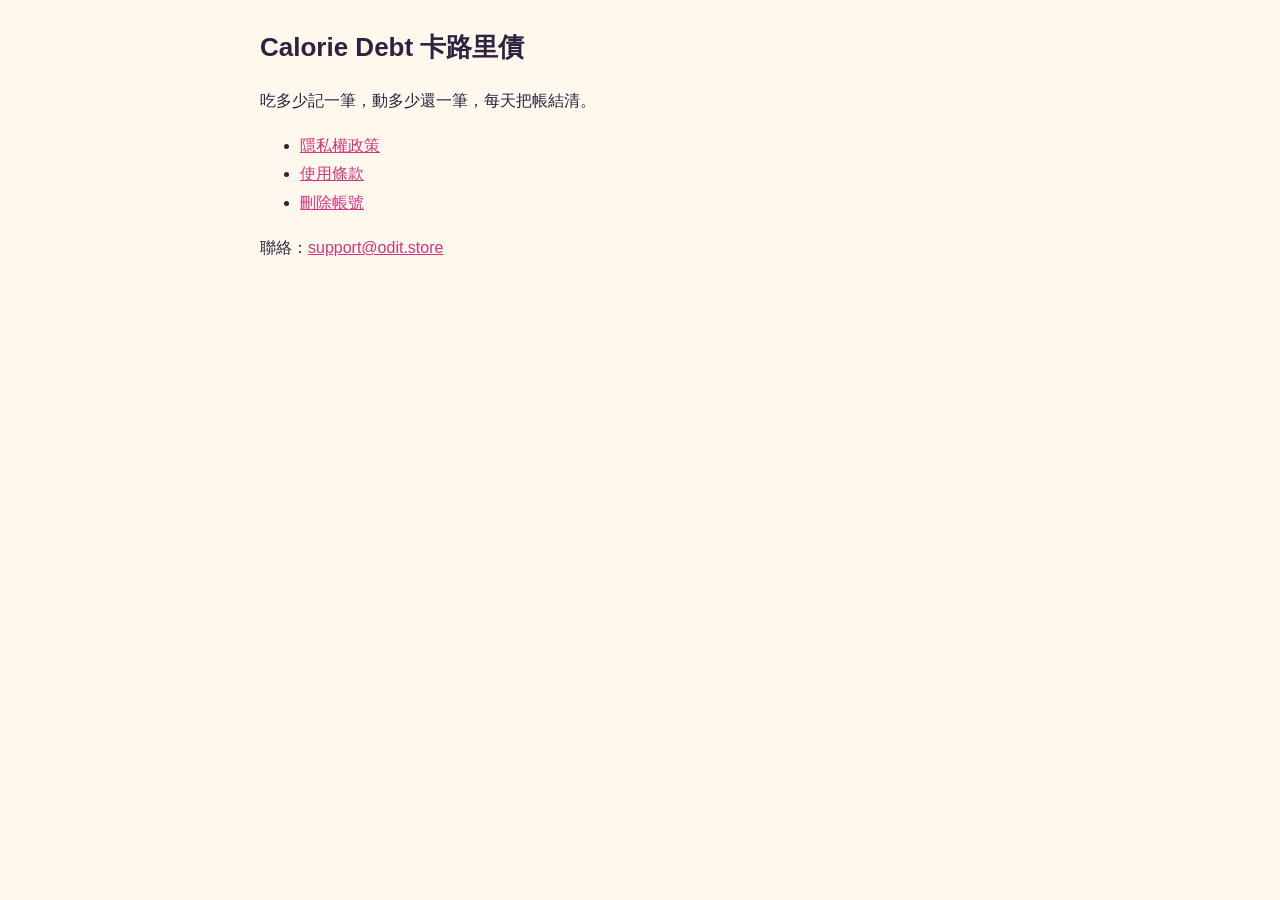
<file: index.html>
<!doctype html><html lang="zh-Hant-TW"><head><meta charset="utf-8"><meta name="viewport" content="width=device-width,initial-scale=1"><title>Calorie Debt 卡路里債</title><link rel="stylesheet" href="_style.css"></head><body>
<h1>Calorie Debt 卡路里債</h1><p>吃多少記一筆，動多少還一筆，每天把帳結清。</p>
<ul><li><a href="privacy.html">隱私權政策</a></li><li><a href="terms.html">使用條款</a></li><li><a href="delete-account.html">刪除帳號</a></li></ul>
<p>聯絡：<a href="mailto:support@odit.store">support@odit.store</a></p></body></html>
</file>
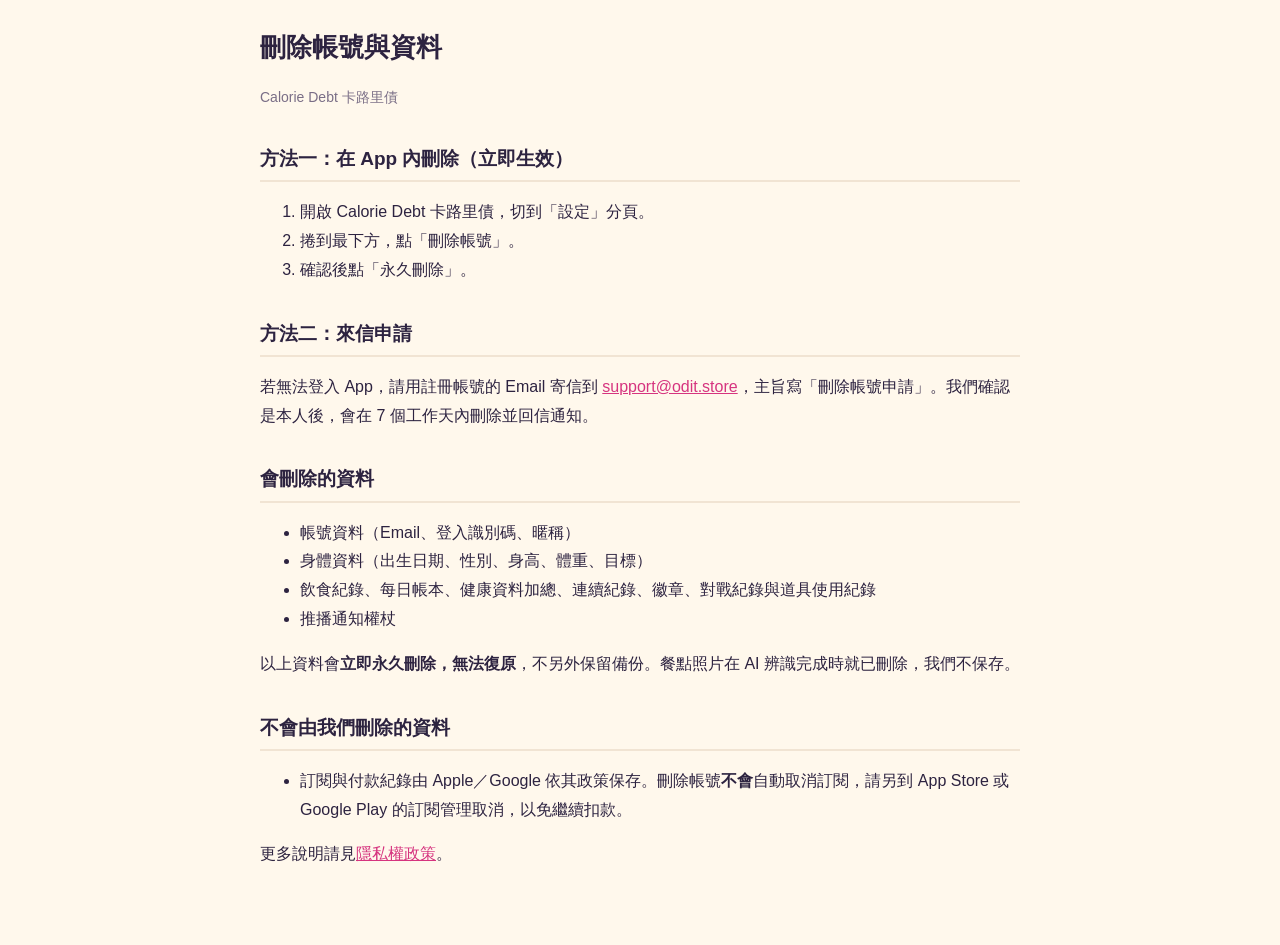
<file: delete-account.html>
<!doctype html><html lang="zh-Hant-TW"><head><meta charset="utf-8"><meta name="viewport" content="width=device-width,initial-scale=1"><title>刪除帳號｜Calorie Debt 卡路里債</title><link rel="stylesheet" href="_style.css"></head><body>
<h1>刪除帳號與資料</h1>
<p class="meta">Calorie Debt 卡路里債</p>

<h2>方法一：在 App 內刪除（立即生效）</h2>
<ol>
<li>開啟 Calorie Debt 卡路里債，切到「設定」分頁。</li>
<li>捲到最下方，點「刪除帳號」。</li>
<li>確認後點「永久刪除」。</li>
</ol>

<h2>方法二：來信申請</h2>
<p>若無法登入 App，請用註冊帳號的 Email 寄信到 <a href="mailto:support@odit.store?subject=刪除帳號申請">support@odit.store</a>，主旨寫「刪除帳號申請」。我們確認是本人後，會在 7 個工作天內刪除並回信通知。</p>

<h2>會刪除的資料</h2>
<ul>
<li>帳號資料（Email、登入識別碼、暱稱）</li>
<li>身體資料（出生日期、性別、身高、體重、目標）</li>
<li>飲食紀錄、每日帳本、健康資料加總、連續紀錄、徽章、對戰紀錄與道具使用紀錄</li>
<li>推播通知權杖</li>
</ul>
<p>以上資料會<strong>立即永久刪除，無法復原</strong>，不另外保留備份。餐點照片在 AI 辨識完成時就已刪除，我們不保存。</p>

<h2>不會由我們刪除的資料</h2>
<ul>
<li>訂閱與付款紀錄由 Apple／Google 依其政策保存。刪除帳號<strong>不會</strong>自動取消訂閱，請另到 App Store 或 Google Play 的訂閱管理取消，以免繼續扣款。</li>
</ul>

<p>更多說明請見<a href="privacy.html">隱私權政策</a>。</p>
</body></html>
</file>
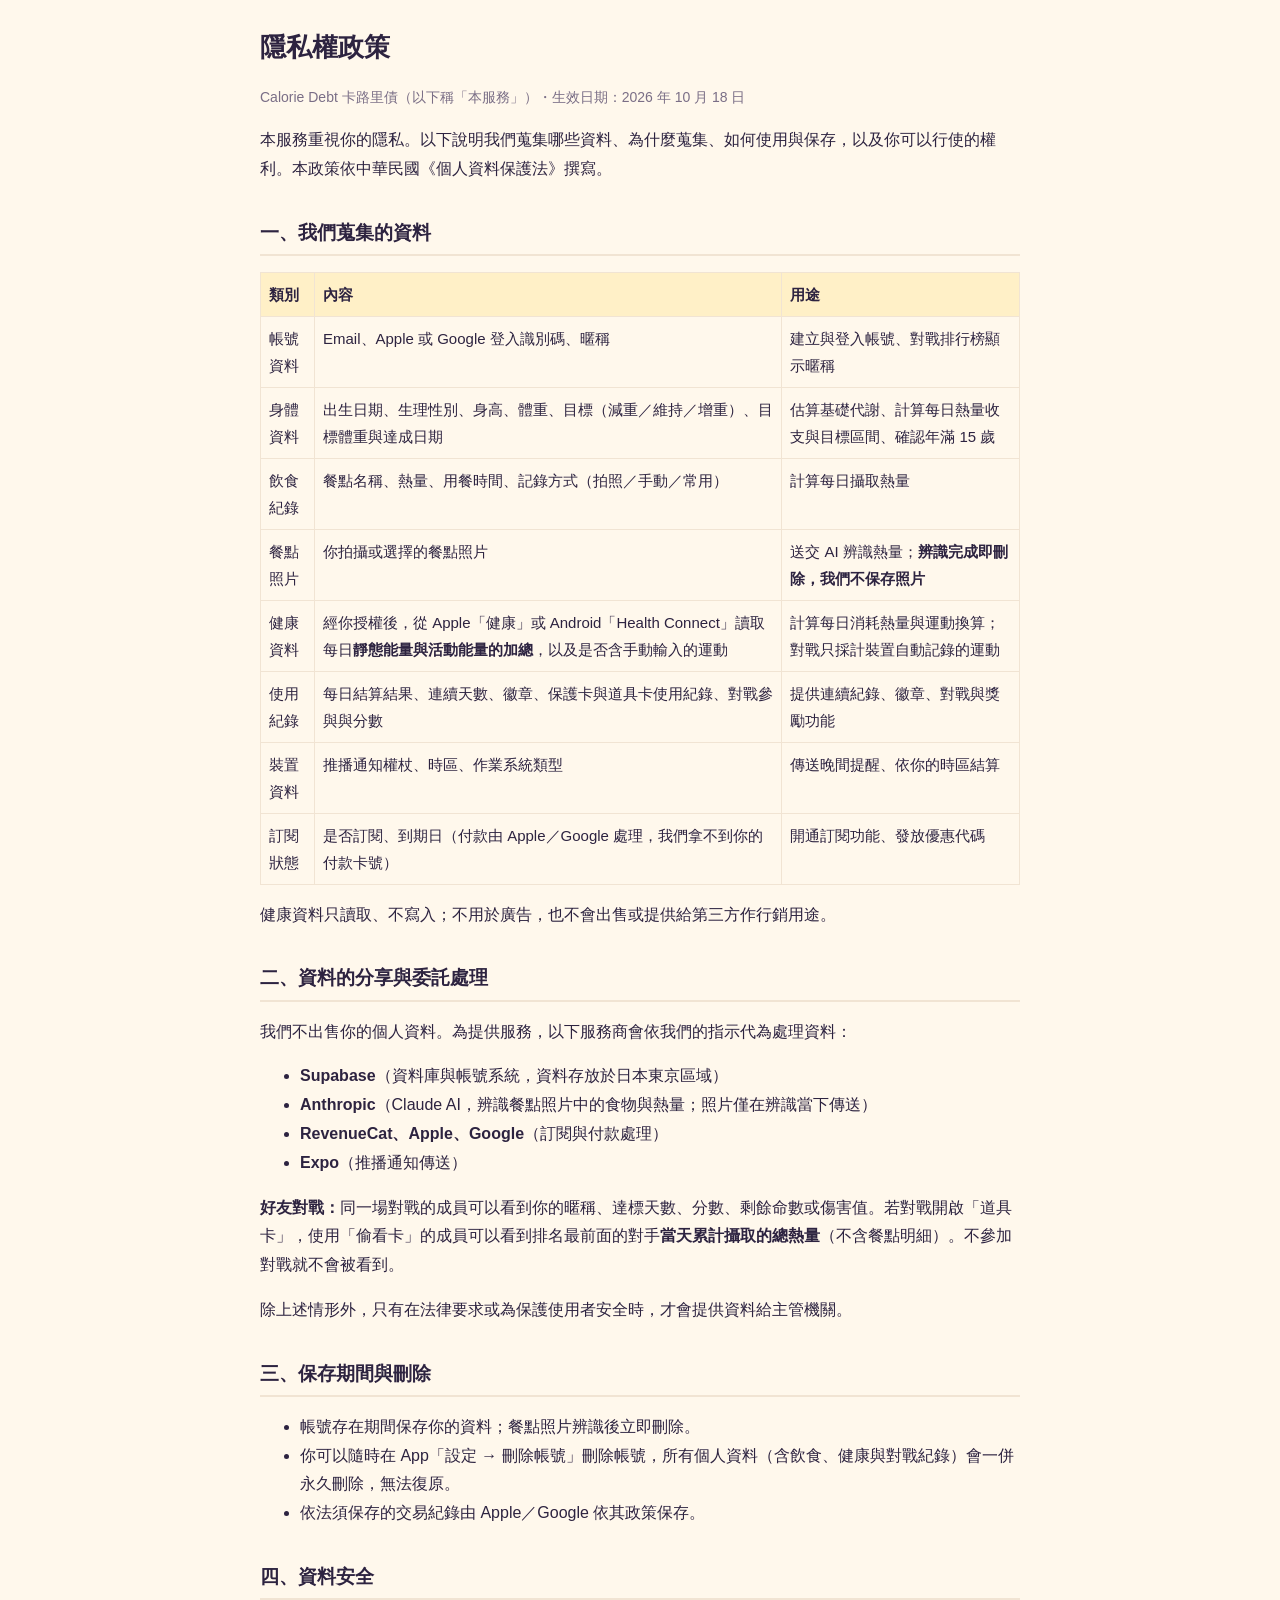
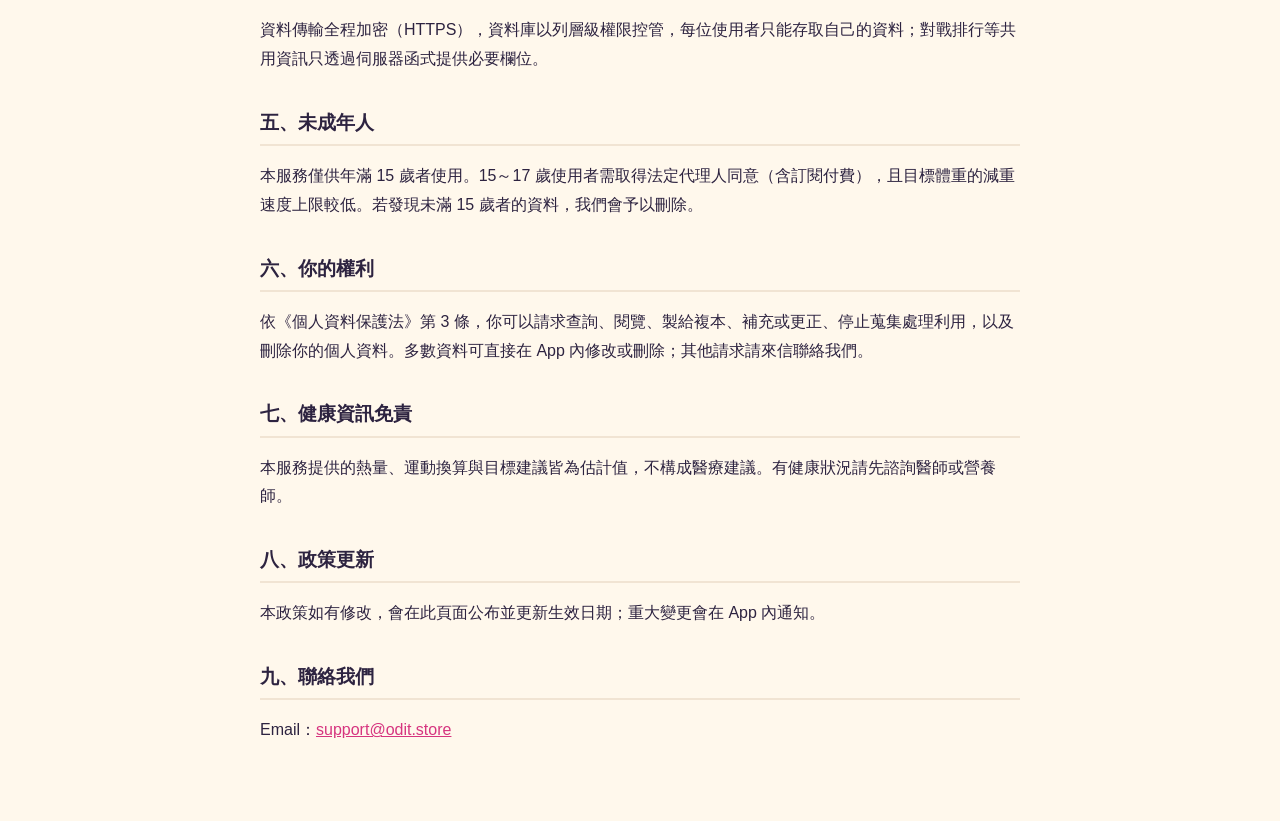
<file: privacy.html>
<!doctype html><html lang="zh-Hant-TW"><head><meta charset="utf-8"><meta name="viewport" content="width=device-width,initial-scale=1"><title>隱私權政策｜Calorie Debt 卡路里債</title><link rel="stylesheet" href="_style.css"></head><body>
<h1>隱私權政策</h1>
<p class="meta">Calorie Debt 卡路里債（以下稱「本服務」）・生效日期：2026 年 10 月 18 日</p>

<p>本服務重視你的隱私。以下說明我們蒐集哪些資料、為什麼蒐集、如何使用與保存，以及你可以行使的權利。本政策依中華民國《個人資料保護法》撰寫。</p>

<h2>一、我們蒐集的資料</h2>
<table>
<tr><th>類別</th><th>內容</th><th>用途</th></tr>
<tr><td>帳號資料</td><td>Email、Apple 或 Google 登入識別碼、暱稱</td><td>建立與登入帳號、對戰排行榜顯示暱稱</td></tr>
<tr><td>身體資料</td><td>出生日期、生理性別、身高、體重、目標（減重／維持／增重）、目標體重與達成日期</td><td>估算基礎代謝、計算每日熱量收支與目標區間、確認年滿 15 歲</td></tr>
<tr><td>飲食紀錄</td><td>餐點名稱、熱量、用餐時間、記錄方式（拍照／手動／常用）</td><td>計算每日攝取熱量</td></tr>
<tr><td>餐點照片</td><td>你拍攝或選擇的餐點照片</td><td>送交 AI 辨識熱量；<strong>辨識完成即刪除，我們不保存照片</strong></td></tr>
<tr><td>健康資料</td><td>經你授權後，從 Apple「健康」或 Android「Health Connect」讀取每日<strong>靜態能量與活動能量的加總</strong>，以及是否含手動輸入的運動</td><td>計算每日消耗熱量與運動換算；對戰只採計裝置自動記錄的運動</td></tr>
<tr><td>使用紀錄</td><td>每日結算結果、連續天數、徽章、保護卡與道具卡使用紀錄、對戰參與與分數</td><td>提供連續紀錄、徽章、對戰與獎勵功能</td></tr>
<tr><td>裝置資料</td><td>推播通知權杖、時區、作業系統類型</td><td>傳送晚間提醒、依你的時區結算</td></tr>
<tr><td>訂閱狀態</td><td>是否訂閱、到期日（付款由 Apple／Google 處理，我們拿不到你的付款卡號）</td><td>開通訂閱功能、發放優惠代碼</td></tr>
</table>
<p>健康資料只讀取、不寫入；不用於廣告，也不會出售或提供給第三方作行銷用途。</p>

<h2>二、資料的分享與委託處理</h2>
<p>我們不出售你的個人資料。為提供服務，以下服務商會依我們的指示代為處理資料：</p>
<ul>
<li><strong>Supabase</strong>（資料庫與帳號系統，資料存放於日本東京區域）</li>
<li><strong>Anthropic</strong>（Claude AI，辨識餐點照片中的食物與熱量；照片僅在辨識當下傳送）</li>
<li><strong>RevenueCat、Apple、Google</strong>（訂閱與付款處理）</li>
<li><strong>Expo</strong>（推播通知傳送）</li>
</ul>
<p><strong>好友對戰：</strong>同一場對戰的成員可以看到你的暱稱、達標天數、分數、剩餘命數或傷害值。若對戰開啟「道具卡」，使用「偷看卡」的成員可以看到排名最前面的對手<strong>當天累計攝取的總熱量</strong>（不含餐點明細）。不參加對戰就不會被看到。</p>
<p>除上述情形外，只有在法律要求或為保護使用者安全時，才會提供資料給主管機關。</p>

<h2>三、保存期間與刪除</h2>
<ul>
<li>帳號存在期間保存你的資料；餐點照片辨識後立即刪除。</li>
<li>你可以隨時在 App「設定 → 刪除帳號」刪除帳號，所有個人資料（含飲食、健康與對戰紀錄）會一併永久刪除，無法復原。</li>
<li>依法須保存的交易紀錄由 Apple／Google 依其政策保存。</li>
</ul>

<h2>四、資料安全</h2>
<p>資料傳輸全程加密（HTTPS），資料庫以列層級權限控管，每位使用者只能存取自己的資料；對戰排行等共用資訊只透過伺服器函式提供必要欄位。</p>

<h2>五、未成年人</h2>
<p>本服務僅供年滿 15 歲者使用。15～17 歲使用者需取得法定代理人同意（含訂閱付費），且目標體重的減重速度上限較低。若發現未滿 15 歲者的資料，我們會予以刪除。</p>

<h2>六、你的權利</h2>
<p>依《個人資料保護法》第 3 條，你可以請求查詢、閱覽、製給複本、補充或更正、停止蒐集處理利用，以及刪除你的個人資料。多數資料可直接在 App 內修改或刪除；其他請求請來信聯絡我們。</p>

<h2>七、健康資訊免責</h2>
<p>本服務提供的熱量、運動換算與目標建議皆為估計值，不構成醫療建議。有健康狀況請先諮詢醫師或營養師。</p>

<h2>八、政策更新</h2>
<p>本政策如有修改，會在此頁面公布並更新生效日期；重大變更會在 App 內通知。</p>

<h2>九、聯絡我們</h2>
<p>Email：<a href="mailto:support@odit.store">support@odit.store</a></p>
</body></html>
</file>
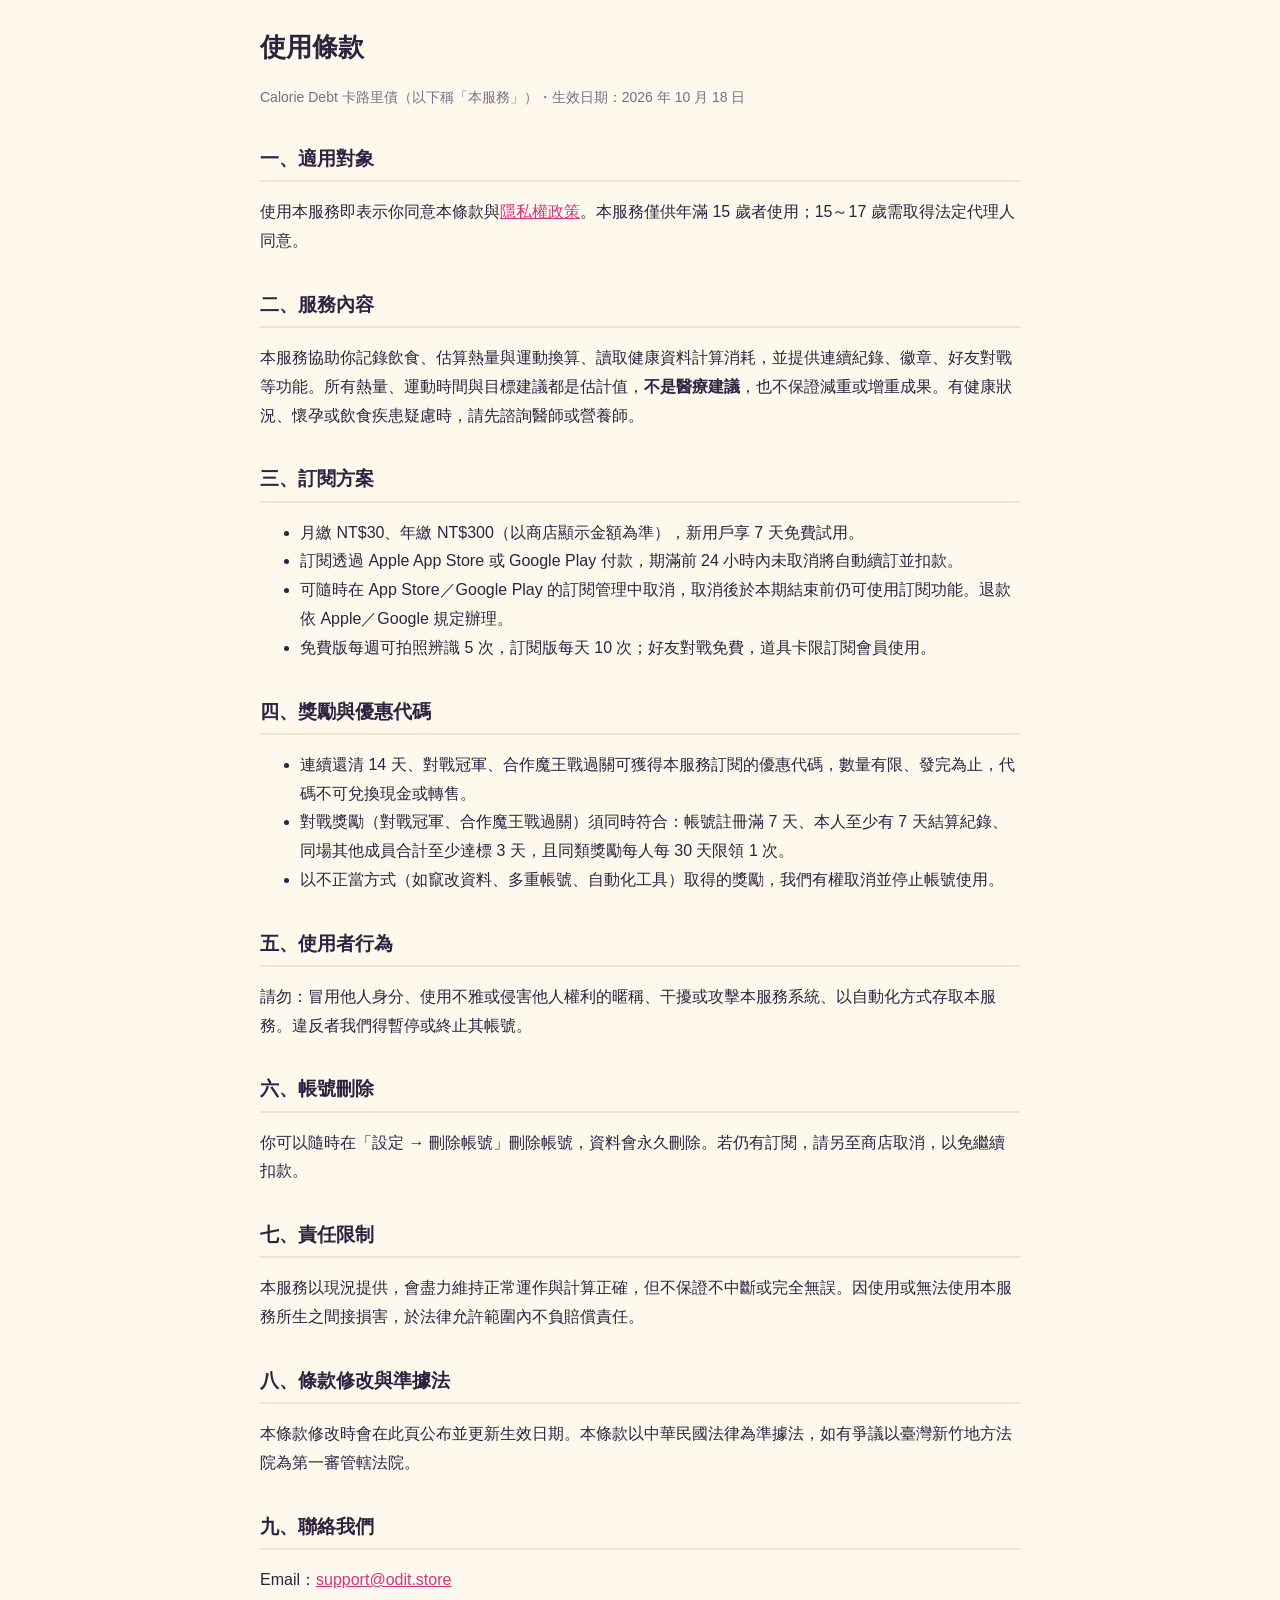
<file: terms.html>
<!doctype html><html lang="zh-Hant-TW"><head><meta charset="utf-8"><meta name="viewport" content="width=device-width,initial-scale=1"><title>使用條款｜Calorie Debt 卡路里債</title><link rel="stylesheet" href="_style.css"></head><body>
<h1>使用條款</h1>
<p class="meta">Calorie Debt 卡路里債（以下稱「本服務」）・生效日期：2026 年 10 月 18 日</p>

<h2>一、適用對象</h2>
<p>使用本服務即表示你同意本條款與<a href="privacy.html">隱私權政策</a>。本服務僅供年滿 15 歲者使用；15～17 歲需取得法定代理人同意。</p>

<h2>二、服務內容</h2>
<p>本服務協助你記錄飲食、估算熱量與運動換算、讀取健康資料計算消耗，並提供連續紀錄、徽章、好友對戰等功能。所有熱量、運動時間與目標建議都是估計值，<strong>不是醫療建議</strong>，也不保證減重或增重成果。有健康狀況、懷孕或飲食疾患疑慮時，請先諮詢醫師或營養師。</p>

<h2>三、訂閱方案</h2>
<ul>
<li>月繳 NT$30、年繳 NT$300（以商店顯示金額為準），新用戶享 7 天免費試用。</li>
<li>訂閱透過 Apple App Store 或 Google Play 付款，期滿前 24 小時內未取消將自動續訂並扣款。</li>
<li>可隨時在 App Store／Google Play 的訂閱管理中取消，取消後於本期結束前仍可使用訂閱功能。退款依 Apple／Google 規定辦理。</li>
<li>免費版每週可拍照辨識 5 次，訂閱版每天 10 次；好友對戰免費，道具卡限訂閱會員使用。</li>
</ul>

<h2>四、獎勵與優惠代碼</h2>
<ul>
<li>連續還清 14 天、對戰冠軍、合作魔王戰過關可獲得本服務訂閱的優惠代碼，數量有限、發完為止，代碼不可兌換現金或轉售。</li>
<li>對戰獎勵（對戰冠軍、合作魔王戰過關）須同時符合：帳號註冊滿 7 天、本人至少有 7 天結算紀錄、同場其他成員合計至少達標 3 天，且同類獎勵每人每 30 天限領 1 次。</li>
<li>以不正當方式（如竄改資料、多重帳號、自動化工具）取得的獎勵，我們有權取消並停止帳號使用。</li>
</ul>

<h2>五、使用者行為</h2>
<p>請勿：冒用他人身分、使用不雅或侵害他人權利的暱稱、干擾或攻擊本服務系統、以自動化方式存取本服務。違反者我們得暫停或終止其帳號。</p>

<h2>六、帳號刪除</h2>
<p>你可以隨時在「設定 → 刪除帳號」刪除帳號，資料會永久刪除。若仍有訂閱，請另至商店取消，以免繼續扣款。</p>

<h2>七、責任限制</h2>
<p>本服務以現況提供，會盡力維持正常運作與計算正確，但不保證不中斷或完全無誤。因使用或無法使用本服務所生之間接損害，於法律允許範圍內不負賠償責任。</p>

<h2>八、條款修改與準據法</h2>
<p>本條款修改時會在此頁公布並更新生效日期。本條款以中華民國法律為準據法，如有爭議以臺灣新竹地方法院為第一審管轄法院。</p>

<h2>九、聯絡我們</h2>
<p>Email：<a href="mailto:support@odit.store">support@odit.store</a></p>
</body></html>
</file>
<file: _style.css>
body{font-family:-apple-system,"PingFang TC","Noto Sans TC",sans-serif;max-width:760px;margin:0 auto;padding:24px 18px 60px;line-height:1.8;color:#2D2340;background:#FFF8EC}
h1{font-size:26px;margin:0 0 4px}h2{font-size:19px;margin-top:32px;border-bottom:2px solid #F1E4D3;padding-bottom:4px}
.meta{color:#7A6E86;font-size:14px}table{border-collapse:collapse;width:100%;font-size:15px}td,th{border:1px solid #F1E4D3;padding:8px;vertical-align:top;text-align:left}th{background:#FFF0C7}
a{color:#D6347F}
@media (prefers-color-scheme:dark){body{background:#1C1726;color:#F6F0FF}th{background:#352A41}td,th,h2{border-color:#3A3248}.meta{color:#B6A9C7}a{color:#FF8CC0}}
</file>
